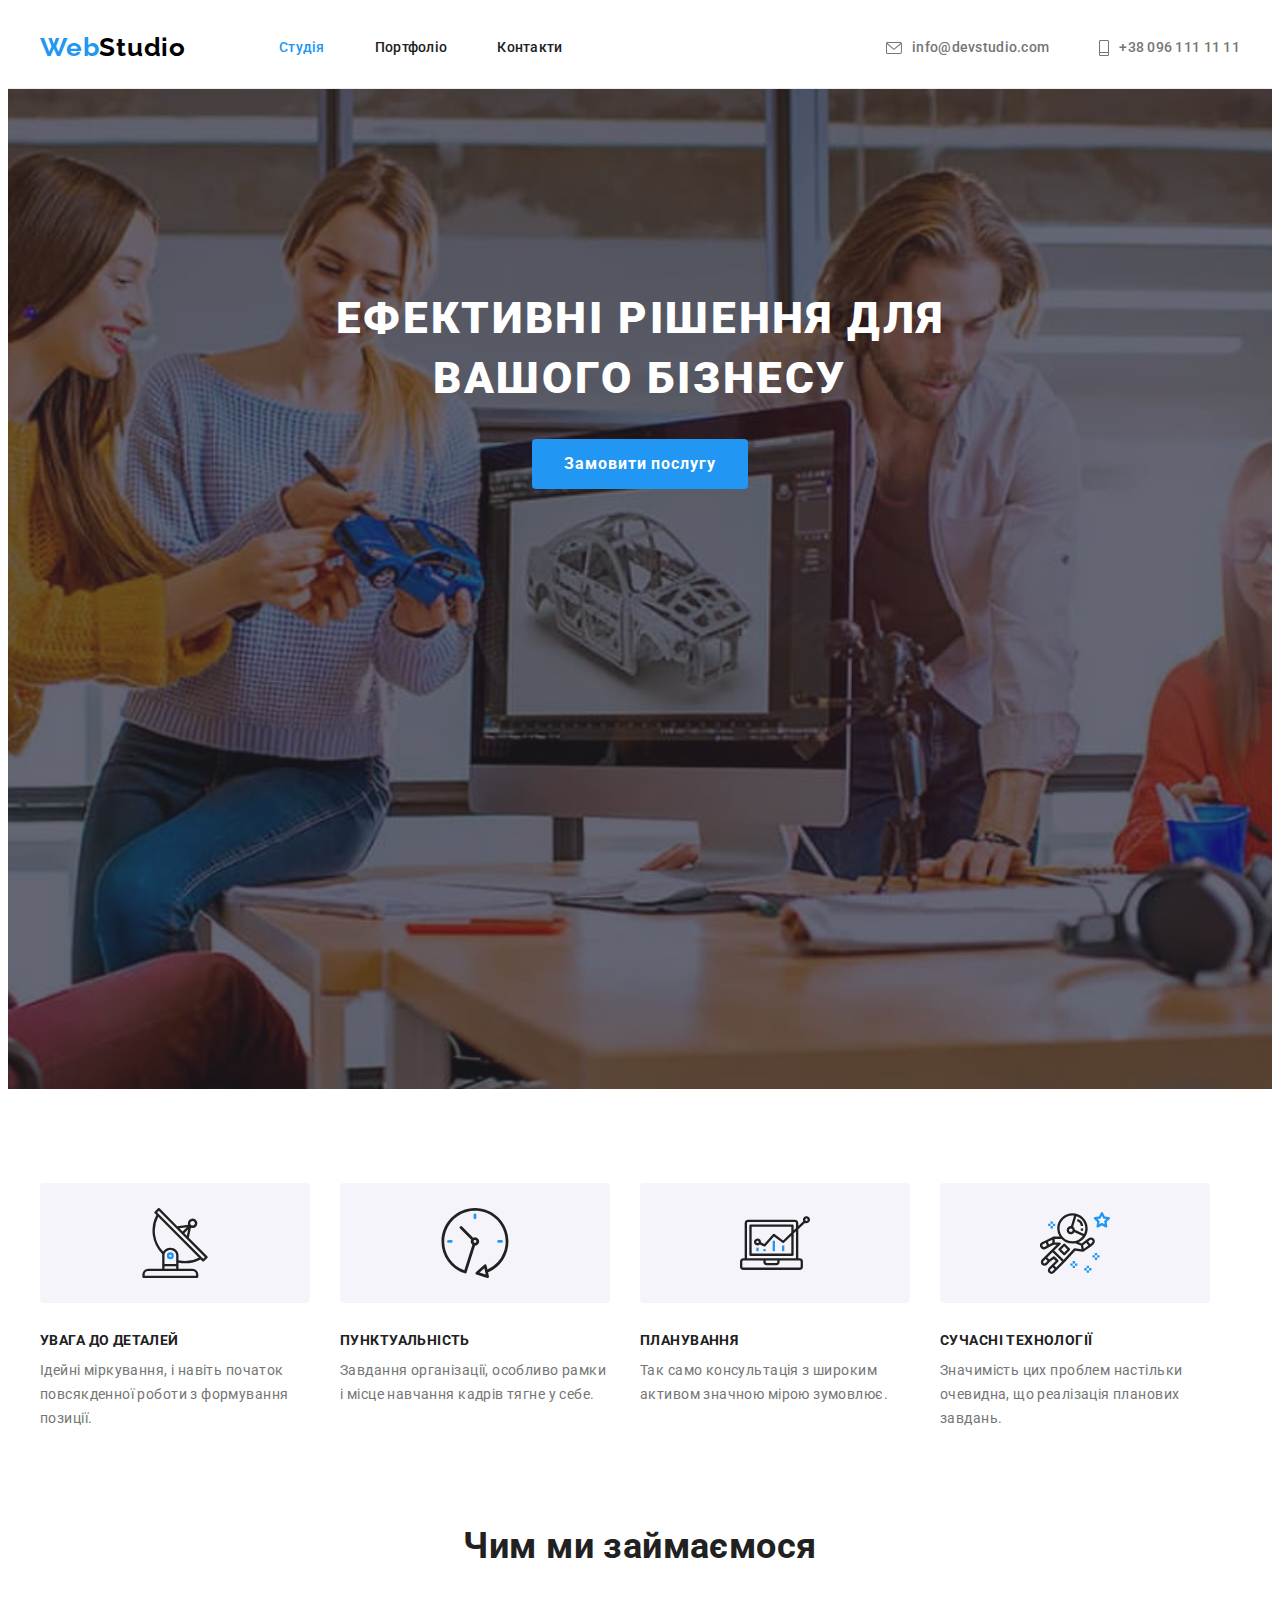
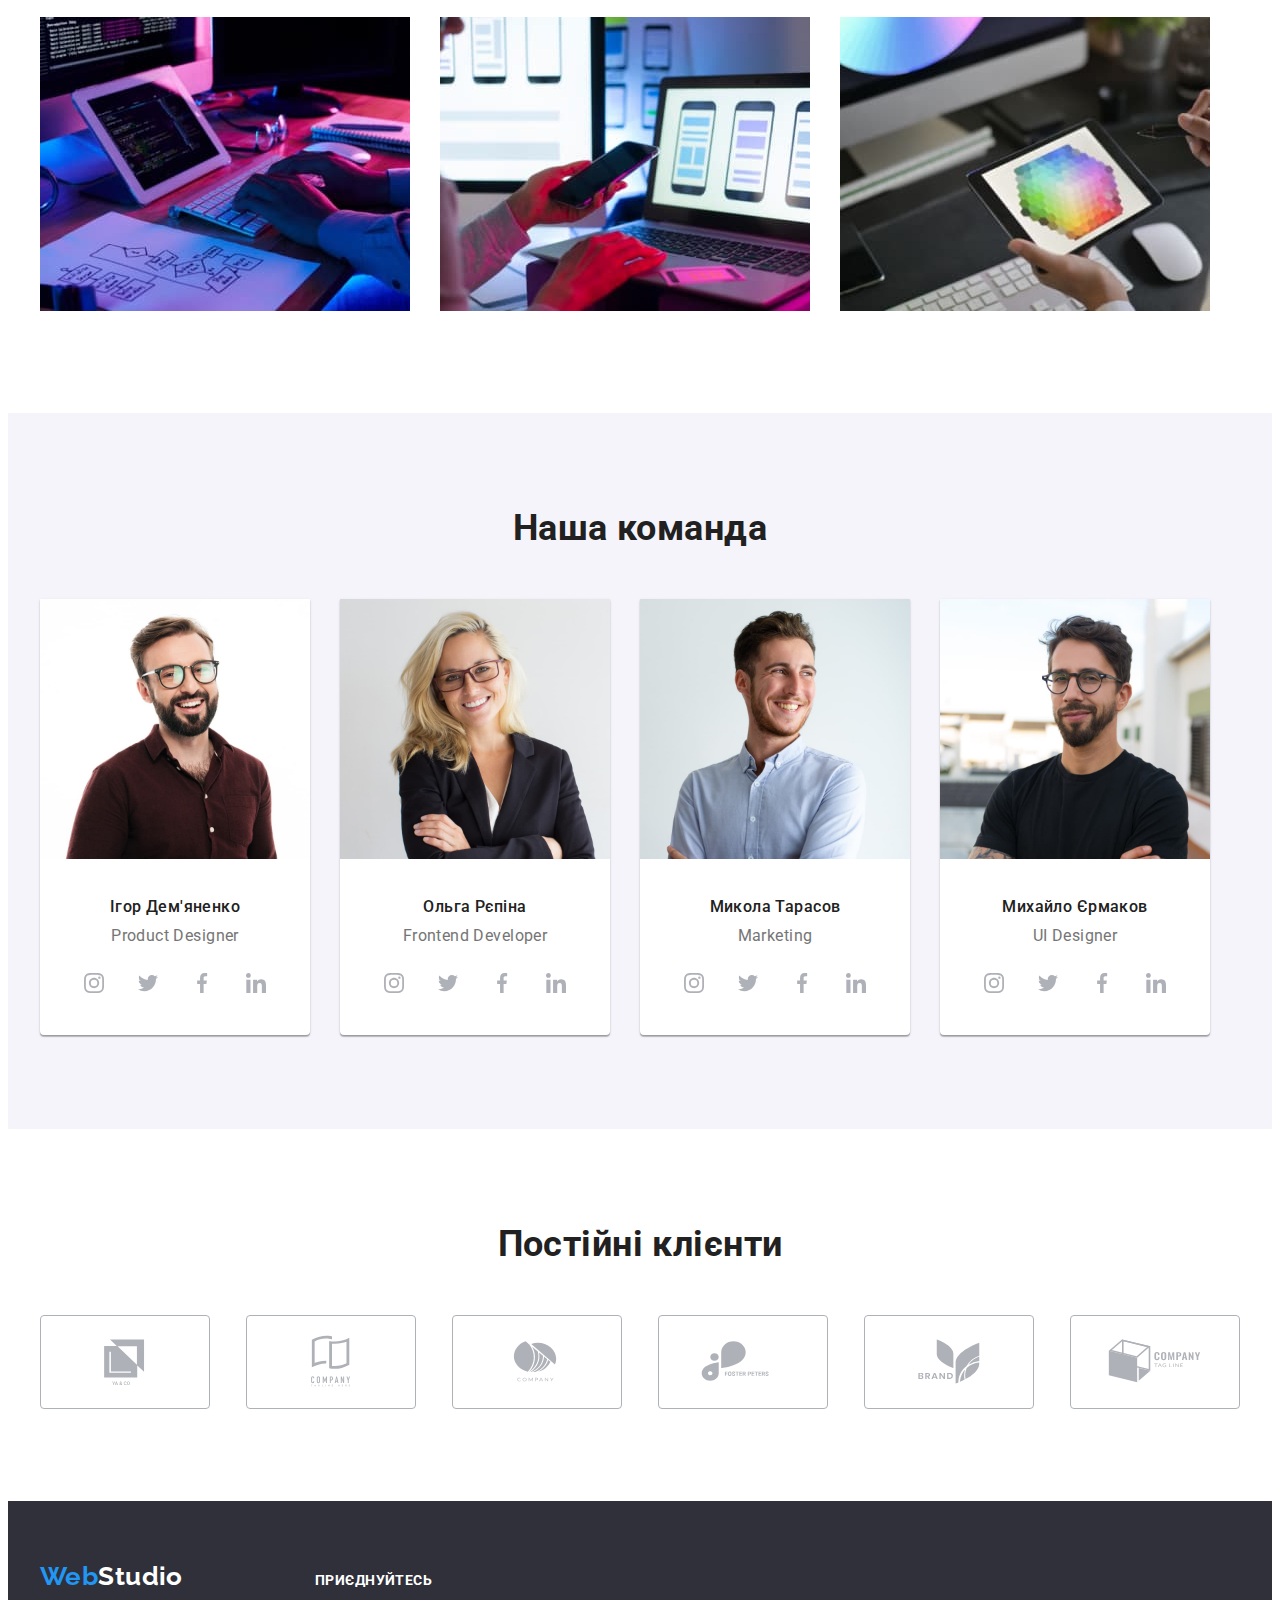
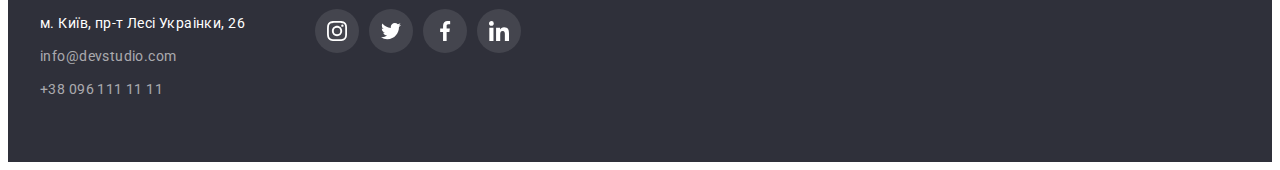
<file: index.html>
<!DOCTYPE html>
<html lang="uk">
  <head>
    <meta charset="UTF-8" />
    <meta http-equiv="X-UA-Compatible" content="IE=edge" />
    <meta name="viewport" content="width=device-width, initial-scale=1.0" />
    <title>Студія</title>
    <link rel="preconnect" href="https://fonts.googleapis.com" />
    <link rel="preconnect" href="https://fonts.gstatic.com" crossorigin />
    <link
      href="https://fonts.googleapis.com/css2?family=Raleway:wght@700&family=Roboto:wght@400;500;700;900&display=swap"
      rel="stylesheet"
    />
    <link
      rel="stylesheet"
      href="https://cdnjs.cloudflare.com/ajax/libs/modern-normalize/1.1.0/modern-normalize.min.css"
      integrity="sha512-wpPYUAdjBVSE4KJnH1VR1HeZfpl1ub8YT/NKx4PuQ5NmX2tKuGu6U/JRp5y+Y8XG2tV+wKQpNHVUX03MfMFn9Q=="
      crossorigin="anonymous"
      referrerpolicy="no-referrer"
    />
    <link rel="stylesheet" href="./css/style.css" />
  </head>

  <body>
    <header class="header">
      <div class="container">
        <nav class="header-navigation">
          <a class="header-logo link" href="./index.html"
            ><span class="header-logo-part">Web</span>Studio</a
          >
          <ul class="header-list list">
            <li class="header-list-item">
              <a class="header-link link carrent" href="./index.html">Студія</a>
            </li>
            <li class="header-list-item">
              <a class="header-link link" href="./portfolio.html">Портфоліо</a>
            </li>
            <li class="header-list-item">
              <a class="header-link link" href="#">Контакти</a>
            </li>
          </ul>
        </nav>
        <ul class="header-contacts list">
          <li class="header-contacts-item">
            <a class="header-mail link" href="mailto:info@devstudio.com">
              <svg class="icon-mail" width="16" height="12">
                <use href="./images/icons.svg#icon-mail"></use>
              </svg>
              info@devstudio.com</a
            >
          </li>
          <li class="header-contacts-item">
            <a class="header-tel link" href="tel:+380961111111">
              <svg class="icon-phone" width="10" height="16">
                <use href="./images/icons.svg#icon-phone"></use>
              </svg>
              +38 096 111 11 11</a
            >
          </li>
        </ul>
      </div>
    </header>
    <main class="main-info">
      <section class="hero">
        <div class="container">
          <h1 class="hero-title">Ефективні рішення для вашого бізнесу</h1>
          <button class="hero-btn" type="button">Замовити послугу</button>
        </div>
      </section>
      <section class="benefits section">
        <div class="container">
          <h2 class="benefits-head-title visually-hidden">Наші переваги</h2>
          <ul class="benefits-list list">
            <li class="benefits-item">
              <div class="benefits-logo">
                <svg class="icon-benefits" width="70" height="70">
                  <use href="./images/icons.svg#icon-antenna"></use>
                </svg>
              </div>
              <h3 class="benefits-title">УВАГА ДО ДЕТАЛЕЙ</h3>
              <p class="benefits-text">
                Ідейні міркування, і навіть початок повсякденної роботи з
                формування позиції.
              </p>
            </li>
            <li class="benefits-item">
              <div class="benefits-logo">
                <svg class="icon-benefits" width="70" height="70">
                  <use href="./images/icons.svg#icon-clock"></use>
                </svg>
              </div>
              <h3 class="benefits-title">ПУНКТУАЛЬНІСТЬ</h3>
              <p class="benefits-text">
                Завдання організації, особливо рамки і місце навчання кадрів
                тягне у себе.
              </p>
            </li>
            <li class="benefits-item">
              <div class="benefits-logo">
                <svg class="icon-benefits" width="70" height="70">
                  <use href="./images/icons.svg#icon-diagram"></use>
                </svg>
              </div>
              <h3 class="benefits-title">ПЛАНУВАННЯ</h3>
              <p class="benefits-text">
                Так само консультація з широким активом значною мірою зумовлює.
              </p>
            </li>
            <li class="benefits-item">
              <div class="benefits-logo">
                <svg class="icon-benefits" width="70" height="70">
                  <use href="./images/icons.svg#icon-astronaut"></use>
                </svg>
              </div>
              <h3 class="benefits-title">СУЧАСНІ ТЕХНОЛОГІЇ</h3>
              <p class="benefits-text">
                Значимість цих проблем настільки очевидна, що реалізація
                планових завдань.
              </p>
            </li>
          </ul>
        </div>
      </section>
      <section class="work">
        <div class="container">
          <h2 class="work-title">Чим ми займаємося</h2>
          <ul class="work-list list">
            <li class="work-item">
              <img
                src="./images/about_img_1.jpg"
                alt="Людина сидить за комп'ютером і друкує на клавіатурі"
                width="370"
              />
            </li>
            <li class="work-item">
              <img
                src="./images/about_img_2.jpg"
                alt="Людина сидить за ноутбуком і тримає смартфон"
                width="370"
              />
            </li>
            <li class="work-item">
              <img
                src="./images/about_img_3.jpg"
                alt="Людина працює на планшеті на фоні комп'ютера"
                width="370"
              />
            </li>
          </ul>
        </div>
      </section>
      <section class="team section">
        <div class="container">
          <h2 class="team-head-title">Наша команда</h2>
          <ul class="team-list list">
            <li class="team-item">
              <img
                src="./images/member_img_1.jpg"
                alt="Усміхнений чоловік в окулярах в коричневій сорочці"
                width="270"
                height="260"
              />
              <h3 class="team-title">Ігор Дем'яненко</h3>
              <p class="team-text">Product Designer</p>
              <ul class="social-icon-list list">
                <li class="social-icon-item">
                  <a
                    href="#"
                    target="_blank"
                    rel="noopener noreferrer"
                    class="social-icon"
                  >
                    <svg class="instagram" width="20" height="20">
                      <use href="./images/icons.svg#icon-instagram"></use>
                    </svg>
                  </a>
                </li>
                <li class="social-icon-item">
                  <a
                    href="#"
                    target="_blank"
                    rel="noopener noreferrer"
                    class="social-icon"
                  >
                    <svg class="twitter" width="20" height="20">
                      <use href="./images/icons.svg#icon-twitter"></use>
                    </svg>
                  </a>
                </li>
                <li class="social-icon-item">
                  <a
                    href="#"
                    target="_blank"
                    rel="noopener noreferrer"
                    class="social-icon"
                  >
                    <svg class="facebook" width="20" height="20">
                      <use href="./images/icons.svg#icon-facebook"></use>
                    </svg>
                  </a>
                </li>
                <li class="social-icon-item">
                  <a
                    href="#"
                    target="_blank"
                    rel="noopener noreferrer"
                    class="social-icon"
                  >
                    <svg class="linkedin" width="20" height="20">
                      <use href="./images/icons.svg#icon-linkedin"></use>
                    </svg>
                  </a>
                </li>
              </ul>
            </li>
            <li class="team-item">
              <img
                src="./images/member_img_2.jpg"
                alt="Усміхнена блондинка в окулярах"
                width="270"
                height="260"
              />
              <h3 class="team-title">Ольга Рєпіна</h3>
              <p class="team-text">Frontend Developer</p>
              <ul class="social-icon-list list">
                <li class="social-icon-item">
                  <a
                    href="#"
                    target="_blank"
                    rel="noopener noreferrer"
                    class="social-icon"
                  >
                    <svg class="instagram" width="20" height="20">
                      <use href="./images/icons.svg#icon-instagram"></use>
                    </svg>
                  </a>
                </li>
                <li class="social-icon-item">
                  <a
                    href="#"
                    target="_blank"
                    rel="noopener noreferrer"
                    class="social-icon"
                  >
                    <svg class="twitter" width="20" height="20">
                      <use href="./images/icons.svg#icon-twitter"></use>
                    </svg>
                  </a>
                </li>
                <li class="social-icon-item">
                  <a
                    href="#"
                    target="_blank"
                    rel="noopener noreferrer"
                    class="social-icon"
                  >
                    <svg class="facebook" width="20" height="20">
                      <use href="./images/icons.svg#icon-facebook"></use>
                    </svg>
                  </a>
                </li>
                <li class="social-icon-item">
                  <a
                    href="#"
                    target="_blank"
                    rel="noopener noreferrer"
                    class="social-icon"
                  >
                    <svg class="linkedin" width="20" height="20">
                      <use href="./images/icons.svg#icon-linkedin"></use>
                    </svg>
                  </a>
                </li>
              </ul>
            </li>
            <li class="team-item">
              <img
                src="./images/member_img_3.jpg"
                alt="Усміхнений чоловік в світлій сорочці"
                width="270"
                height="260"
              />
              <h3 class="team-title">Микола Тарасов</h3>
              <p class="team-text">Marketing</p>
              <ul class="social-icon-list list">
                <li class="social-icon-item">
                  <a
                    href="#"
                    target="_blank"
                    rel="noopener noreferrer"
                    class="social-icon"
                  >
                    <svg class="instagram" width="20" height="20">
                      <use href="./images/icons.svg#icon-instagram"></use>
                    </svg>
                  </a>
                </li>
                <li class="social-icon-item">
                  <a
                    href="#"
                    target="_blank"
                    rel="noopener noreferrer"
                    class="social-icon"
                  >
                    <svg class="twitter" width="20" height="20">
                      <use href="./images/icons.svg#icon-twitter"></use>
                    </svg>
                  </a>
                </li>
                <li class="social-icon-item">
                  <a
                    href="#"
                    target="_blank"
                    rel="noopener noreferrer"
                    class="social-icon"
                  >
                    <svg class="facebook" width="20" height="20">
                      <use href="./images/icons.svg#icon-facebook"></use>
                    </svg>
                  </a>
                </li>
                <li class="social-icon-item">
                  <a
                    href="#"
                    target="_blank"
                    rel="noopener noreferrer"
                    class="social-icon"
                  >
                    <svg class="linkedin" width="20" height="20">
                      <use href="./images/icons.svg#icon-linkedin"></use>
                    </svg>
                  </a>
                </li>
              </ul>
            </li>
            <li class="team-item">
              <img
                src="./images/member_img_4.jpg"
                alt="Чоловік в окулярах в темній футболці"
                width="270"
                height="260"
              />
              <h3 class="team-title">Михайло Єрмаков</h3>
              <p class="team-text">UI Designer</p>
              <ul class="social-icon-list list">
                <li class="social-icon-item">
                  <a
                    href="#"
                    target="_blank"
                    rel="noopener noreferrer"
                    class="social-icon"
                  >
                    <svg class="instagram" width="20" height="20">
                      <use href="./images/icons.svg#icon-instagram"></use>
                    </svg>
                  </a>
                </li>
                <li class="social-icon-item">
                  <a
                    href="#"
                    target="_blank"
                    rel="noopener noreferrer"
                    class="social-icon"
                  >
                    <svg class="twitter" width="20" height="20">
                      <use href="./images/icons.svg#icon-twitter"></use>
                    </svg>
                  </a>
                </li>
                <li class="social-icon-item">
                  <a
                    href="#"
                    target="_blank"
                    rel="noopener noreferrer"
                    class="social-icon"
                  >
                    <svg class="facebook" width="20" height="20">
                      <use href="./images/icons.svg#icon-facebook"></use>
                    </svg>
                  </a>
                </li>
                <li class="social-icon-item">
                  <a
                    href="#"
                    target="_blank"
                    rel="noopener noreferrer"
                    class="social-icon"
                  >
                    <svg class="linkedin" width="20" height="20">
                      <use href="./images/icons.svg#icon-linkedin"></use>
                    </svg>
                  </a>
                </li>
              </ul>
            </li>
          </ul>
        </div>
      </section>
      <section class="customers section">
        <div class="container">
          <h2 class="customers-title">Постійні клієнти</h2>
          <ul class="customers-list list">
            <li class="customers-list-item">
              <a
                class="customers-link link"
                href="#"
                target="_blank"
                rel="noopener noreferrer"
              >
                <svg class="customers-icon" width="106" height="60">
                  <use href="./images/icons.svg#icon-logo-1"></use>
                </svg>
              </a>
            </li>
            <li class="customers-list-item">
              <a
                class="customers-link link"
                href="#"
                target="_blank"
                rel="noopener noreferrer"
              >
                <svg class="customers-icon" width="106" height="60">
                  <use href="./images/icons.svg#icon-logo-2"></use>
                </svg>
              </a>
            </li>
            <li class="customers-list-item">
              <a
                class="customers-link link"
                href="#"
                target="_blank"
                rel="noopener noreferrer"
              >
                <svg class="customers-icon" width="106" height="60">
                  <use href="./images/icons.svg#icon-logo-3"></use>
                </svg>
              </a>
            </li>
            <li class="customers-list-item">
              <a
                class="customers-link link"
                href="#"
                target="_blank"
                rel="noopener noreferrer"
              >
                <svg class="customers-icon" width="106" height="60">
                  <use href="./images/icons.svg#icon-logo-4"></use>
                </svg>
              </a>
            </li>
            <li class="customers-list-item">
              <a
                class="customers-link link"
                href="#"
                target="_blank"
                rel="noopener noreferrer"
              >
                <svg class="customers-icon" width="106" height="60">
                  <use href="./images/icons.svg#icon-logo-5"></use>
                </svg>
              </a>
            </li>
            <li class="customers-list-item">
              <a
                class="customers-link link"
                href="#"
                target="_blank"
                rel="noopener noreferrer"
              >
                <svg class="customers-icon" width="106" height="60">
                  <use href="./images/icons.svg#icon-logo-6"></use>
                </svg>
              </a>
            </li>
          </ul>
        </div>
      </section>
    </main>
    <footer class="footer">
      <div class="container">
        <div class="footer-web">
          <a class="footer-logo link" href="./index.html"
            ><span class="header-logo-part">Web</span>Studio</a
          >
          <address class="footer-adress">
            <ul class="footer-list list">
              <li class="footer-item">
                <a
                  class="footer-link-map link"
                  href="https://goo.gl/maps/CPtrU1FHBa2aNyZL9"
                  target="_blank"
                  rel="noopener noreferrer nofollow"
                  >м. Київ, пр-т Лесі Украінки, 26</a
                >
              </li>
              <li class="footer-item">
                <a class="footer-link link" href="mailto:info@devstudio.com"
                  >info@devstudio.com</a
                >
              </li>
              <li class="footer-item">
                <a class="footer-link link" href="tel:+380961111111"
                  >+38 096 111 11 11</a
                >
              </li>
            </ul>
          </address>
        </div>
        <div class="footer-soc">
          <h3 class="footer-soc-title">приєднуйтесь</h3>
          <ul class="footer-soc-list list">
            <li class="footer-soc-item">
              <a
                href="#"
                class="footer-soc-link link"
                target="_blank"
                rel="noopener noreferrer"
              >
                <svg class="footer-soc-ikon" width="20" height="20">
                  <use href="./images/icons.svg#icon-instagram"></use>
                </svg>
              </a>
            </li>
            <li class="footer-soc-item">
              <a
                href="#"
                class="footer-soc-link link"
                target="_blank"
                rel="noopener noreferrer"
              >
                <svg class="footer-soc-ikon" width="20" height="20">
                  <use href="./images/icons.svg#icon-twitter"></use>
                </svg>
              </a>
            </li>
            <li class="footer-soc-item">
              <a
                href="#"
                class="footer-soc-link link"
                target="_blank"
                rel="noopener noreferrer"
              >
                <svg class="footer-soc-ikon" width="20" height="20">
                  <use href="./images/icons.svg#icon-facebook"></use>
                </svg>
              </a>
            </li>
            <li class="footer-soc-item">
              <a
                href="#"
                class="footer-soc-link link"
                target="_blank"
                rel="noopener noreferrer"
              >
                <svg class="footer-soc-ikon" width="20" height="20">
                  <use href="./images/icons.svg#icon-linkedin"></use>
                </svg>
              </a>
            </li>
          </ul>
        </div>
      </div>
    </footer>
  </body>
</html>
</file>
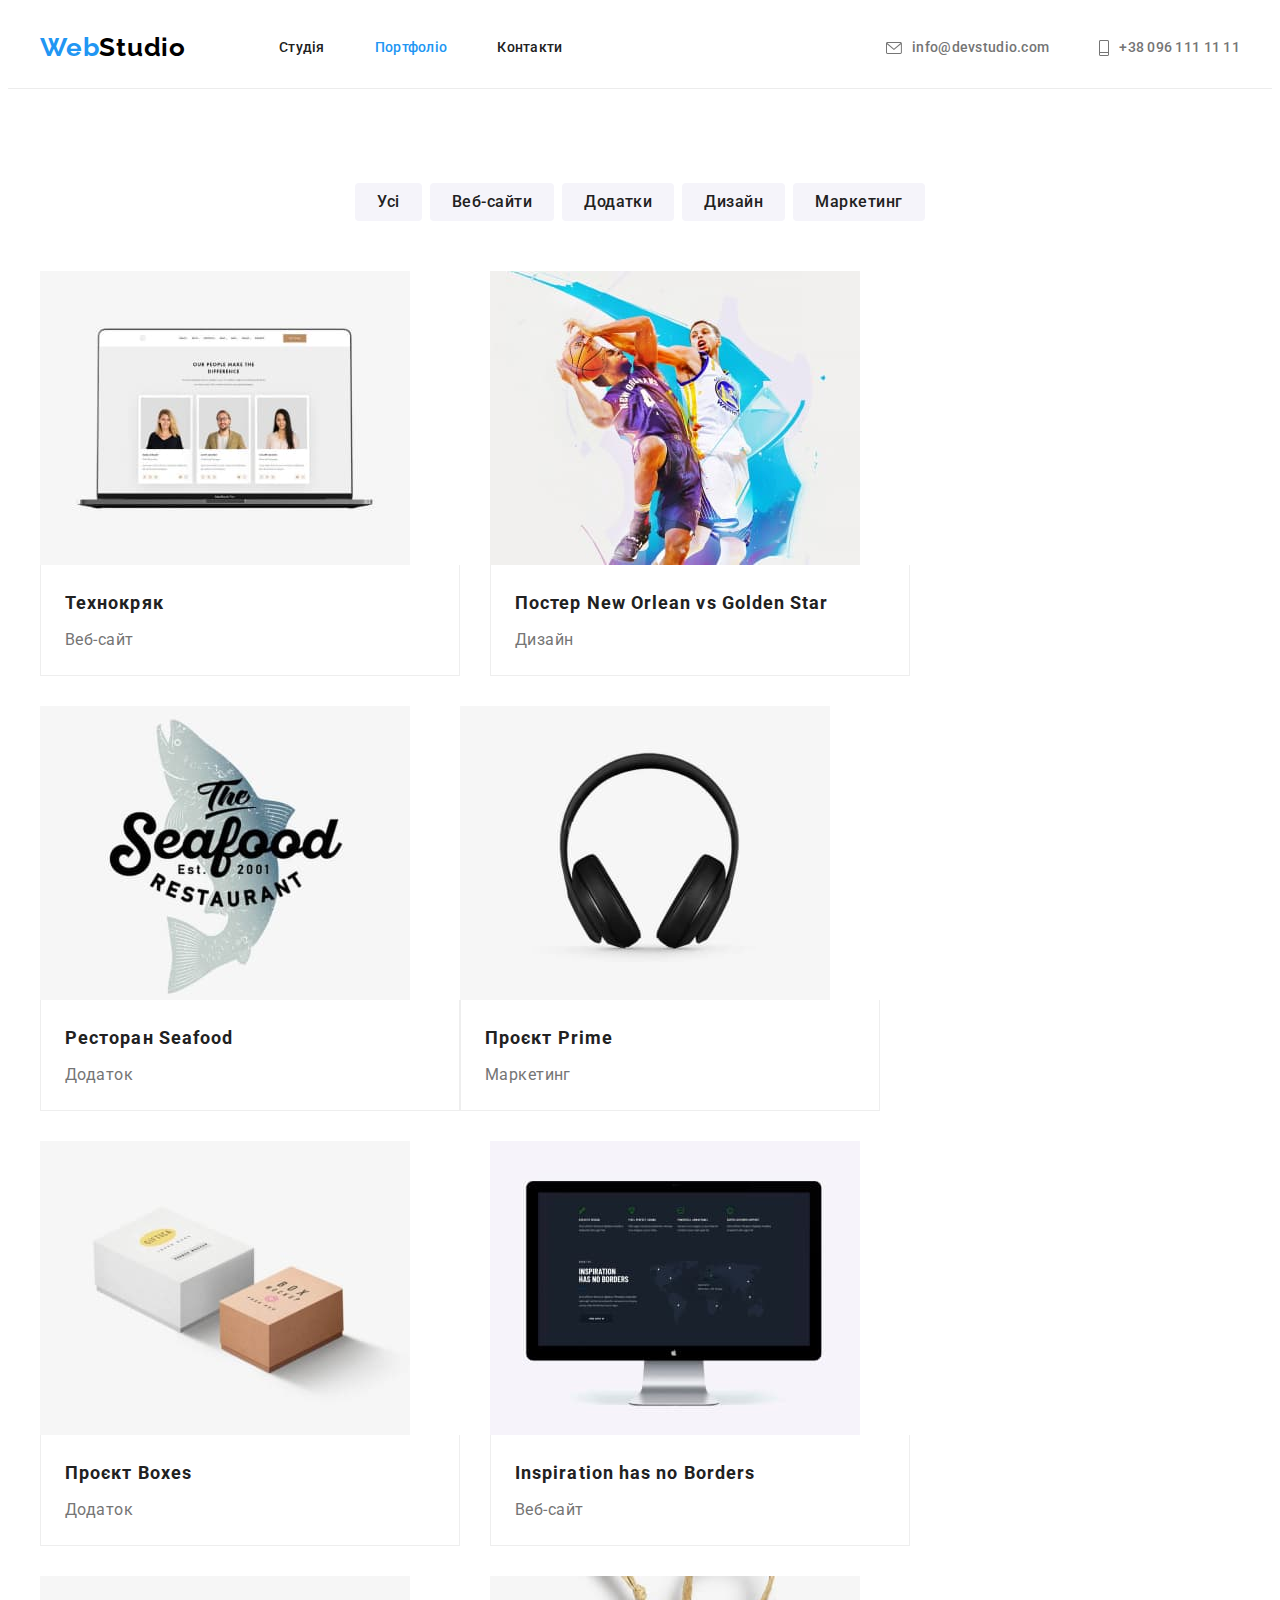
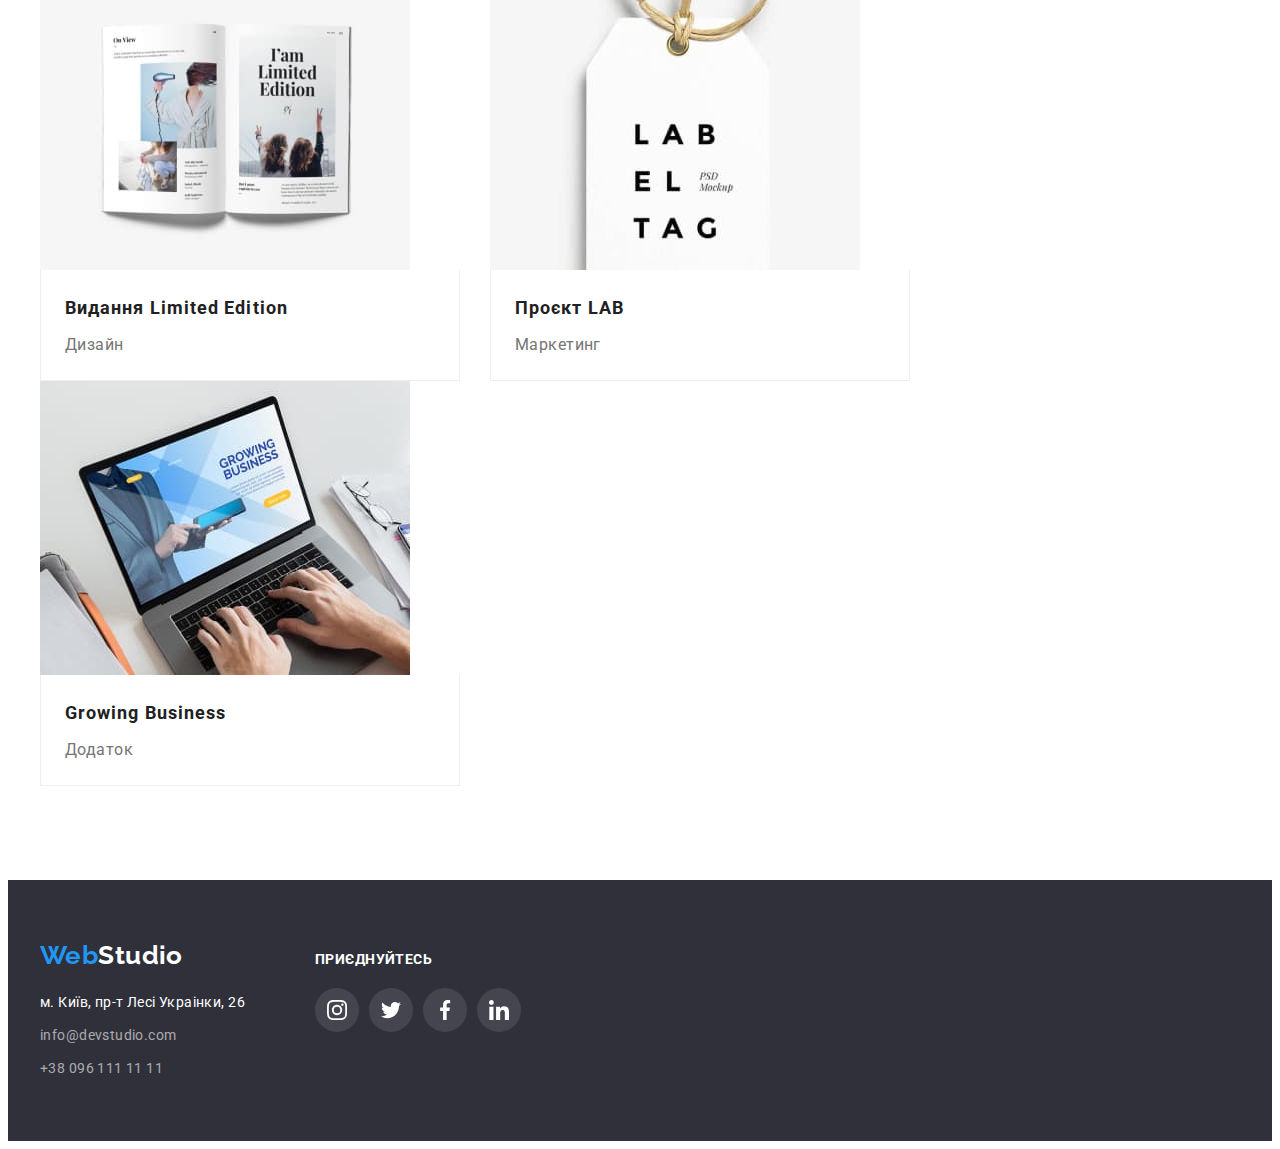
<file: portfolio.html>
<!DOCTYPE html>
<html lang="uk">
  <head>
    <meta charset="UTF-8" />
    <meta http-equiv="X-UA-Compatible" content="IE=edge" />
    <meta name="viewport" content="width=device-width, initial-scale=1.0" />
    <title>Студія</title>
    <link rel="preconnect" href="https://fonts.googleapis.com" />
    <link rel="preconnect" href="https://fonts.gstatic.com" crossorigin />
    <link
      href="https://fonts.googleapis.com/css2?family=Raleway:wght@700&family=Roboto:wght@400;500;700;900&display=swap"
      rel="stylesheet"
    />
    <link
      rel="stylesheet"
      href="https://cdnjs.cloudflare.com/ajax/libs/modern-normalize/1.1.0/modern-normalize.min.css"
      integrity="sha512-wpPYUAdjBVSE4KJnH1VR1HeZfpl1ub8YT/NKx4PuQ5NmX2tKuGu6U/JRp5y+Y8XG2tV+wKQpNHVUX03MfMFn9Q=="
      crossorigin="anonymous"
      referrerpolicy="no-referrer"
    />
    <link rel="stylesheet" href="./css/style.css" />
  </head>

  <body>
    <header class="header">
      <div class="container">
        <nav class="header-navigation">
          <a class="header-logo link" href="./index.html"
            ><span class="header-logo-part">Web</span>Studio</a
          >
          <ul class="header-list list">
            <li class="header-list-item">
              <a class="header-link link" href="./index.html">Студія</a>
            </li>
            <li class="header-list-item">
              <a class="header-link link carrent" href="./portfolio.html">Портфоліо</a>
            </li>
            <li class="header-list-item">
              <a class="header-link link" href="#">Контакти</a>
            </li>
          </ul>
        </nav>
        <ul class="header-contacts list">
          <li class="header-contacts-item">
            <a class="header-mail link" href="mailto:info@devstudio.com">
              <svg class="icon-mail" width="16" height="12">
                <use href="./images/icons.svg#icon-mail"></use>
              </svg>
              info@devstudio.com</a
            >
          </li>
          <li class="header-contacts-item">
            <a class="header-tel link" href="tel:+380961111111">
              <svg class="icon-phone" width="10" height="16">
                <use href="./images/icons.svg#icon-phone"></use>
              </svg>
              +38 096 111 11 11</a
            >
          </li>
        </ul>
      </div>
    </header>
    <main class="portfolio-main">
      <section class="portfolio section">
        <div class="container">
          <h1 class="portfolio-title visually-hidden">Наші роботи</h1>
          <ul class="portfolio-list-btn list">
            <li class="portfolio-item-btn">
              <button class="portfolio-btn" type="button">Усі</button>
            </li>
            <li class="portfolio-item-btn">
              <button class="portfolio-btn" type="button">Веб-сайти</button>
            </li>
            <li class="portfolio-item-btn">
              <button class="portfolio-btn" type="button">Додатки</button>
            </li>
            <li class="portfolio-item-btn">
              <button class="portfolio-btn" type="button">Дизайн</button>
            </li>
            <li class="portfolio-item-btn">
              <button class="portfolio-btn" type="button">Маркетинг</button>
            </li>
          </ul>
          <ul class="portfolio-list-info list">
            <li class="portfolio-item-info">
              <a
                class="portfolio-item-link link"
                href="#"
                target="_blank"
                rel="noopener noreferrer"
              >
                <img
                  src="./images/project1.jpg"
                  alt="Проект 1"
                  width="370"
                  height="294"
                />
                <div class="info-wrap">
                  <h2 class="portfolio-title-info">Технокряк</h2>
                  <p class="portfolio-text-info">Веб-сайт</p>
                </div></a
              >
            </li>
            <li class="portfolio-item-info">
              <a
                class="portfolio-item-link link"
                href="#"
                target="_blank"
                rel="noopener noreferrer"
              >
                <img
                  src="./images/project2.jpg"
                  alt="Проект 2"
                  width="370"
                  height="294"
                />
                <div class="info-wrap">
                  <h2 class="portfolio-title-info">
                    Постер New Orlean vs Golden Star
                  </h2>
                  <p class="portfolio-text-info">Дизайн</p>
                </div></a
              >
            </li>
            <li class="portfolio-item-info">
              <a
                class="portfolio-item-link link"
                href="#"
                target="_blank"
                rel="noopener noreferrer"
              >
                <img
                  src="./images/project3.jpg"
                  alt="Проект 3"
                  width="370"
                  height="294"
                />
                <div class="info-wrap">
                  <h2 class="portfolio-title-info">Ресторан Seafood</h2>
                  <p class="portfolio-text-info">Додаток</p>
                </div></a
              >
            </li>
            <li class="portfolio-item-info">
              <a
                class="portfolio-item-link link"
                href="#"
                target="_blank"
                rel="noopener noreferrer"
              >
                <img
                  src="./images/project4.jpg"
                  alt="Проект 4"
                  width="370"
                  height="294"
                />
                <div class="info-wrap">
                  <h2 class="portfolio-title-info">Проєкт Prime</h2>
                  <p class="portfolio-text-info">Маркетинг</p>
                </div></a
              >
            </li>
            <li class="portfolio-item-info">
              <a
                class="portfolio-item-link link"
                href="#"
                target="_blank"
                rel="noopener noreferrer"
              >
                <img
                  src="./images/project5.jpg"
                  alt="Проект 5"
                  width="370"
                  height="294"
                />
                <div class="info-wrap">
                  <h2 class="portfolio-title-info">Проєкт Boxes</h2>
                  <p class="portfolio-text-info">Додаток</p>
                </div></a
              >
            </li>
            <li class="portfolio-item-info">
              <a
                class="portfolio-item-link link"
                href="#"
                target="_blank"
                rel="noopener noreferrer"
              >
                <img
                  src="./images/project6.jpg"
                  alt="Проект 6"
                  width="370"
                  height="294"
                />
                <div class="info-wrap">
                  <h2 class="portfolio-title-info">
                    Inspiration has no Borders
                  </h2>
                  <p class="portfolio-text-info">Веб-сайт</p>
                </div></a
              >
            </li>
            <li class="portfolio-item-info">
              <a
                class="portfolio-item-link link"
                href="#"
                target="_blank"
                rel="noopener noreferrer"
              >
                <img
                  src="./images/project7.jpg"
                  alt="Проект 7"
                  width="370"
                  height="294"
                />
                <div class="info-wrap">
                  <h2 class="portfolio-title-info">Видання Limited Edition</h2>
                  <p class="portfolio-text-info">Дизайн</p>
                </div></a
              >
            </li>
            <li class="portfolio-item-info">
              <a
                class="portfolio-item-link link"
                href="#"
                target="_blank"
                rel="noopener noreferrer"
              >
                <img
                  src="./images/project8.jpg"
                  alt="Проект 8"
                  width="370"
                  height="294"
                />
                <div class="info-wrap">
                  <h2 class="portfolio-title-info">Проєкт LAB</h2>
                  <p class="portfolio-text-info">Маркетинг</p>
                </div></a
              >
            </li>

            <li class="portfolio-item-info">
              <a
                class="portfolio-item-link link"
                href="#"
                target="_blank"
                rel="noopener noreferrer"
              >
                <img
                  src="./images/project9.jpg"
                  alt="Проект 9"
                  width="370"
                  height="294"
                />
                <div class="info-wrap">
                  <h2 class="portfolio-title-info">Growing Business</h2>
                  <p class="portfolio-text-info">Додаток</p>
                </div></a
              >
            </li>
          </ul>
        </div>
      </section>
    </main>
    <footer class="footer">
      <div class="container">
        <div class="footer-web">
          <a class="footer-logo link" href="./index.html"
            ><span class="header-logo-part">Web</span>Studio</a
          >
          <address class="footer-adress">
            <ul class="footer-list list">
              <li class="footer-item">
                <a
                  class="footer-link-map link"
                  href="https://goo.gl/maps/CPtrU1FHBa2aNyZL9"
                  target="_blank"
                  rel="noopener noreferrer nofollow"
                  >м. Київ, пр-т Лесі Украінки, 26</a
                >
              </li>
              <li class="footer-item">
                <a class="footer-link link" href="mailto:info@devstudio.com"
                  >info@devstudio.com</a
                >
              </li>
              <li class="footer-item">
                <a class="footer-link link" href="tel:+380961111111"
                  >+38 096 111 11 11</a
                >
              </li>
            </ul>
          </address>
        </div>
        <div class="footer-soc">
          <h3 class="footer-soc-title">приєднуйтесь</h3>
          <ul class="footer-soc-list list">
            <li class="footer-soc-item">
              <a
                href="#"
                class="footer-soc-link link"
                target="_blank"
                rel="noopener noreferrer"
              >
                <svg class="footer-soc-ikon" width="20" height="20">
                  <use href="./images/icons.svg#icon-instagram"></use>
                </svg>
              </a>
            </li>
            <li class="footer-soc-item">
              <a
                href="#"
                class="footer-soc-link link"
                target="_blank"
                rel="noopener noreferrer"
              >
                <svg class="footer-soc-ikon" width="20" height="20">
                  <use href="./images/icons.svg#icon-twitter"></use>
                </svg>
              </a>
            </li>
            <li class="footer-soc-item">
              <a
                href="#"
                class="footer-soc-link link"
                target="_blank"
                rel="noopener noreferrer"
              >
                <svg class="footer-soc-ikon" width="20" height="20">
                  <use href="./images/icons.svg#icon-facebook"></use>
                </svg>
              </a>
            </li>
            <li class="footer-soc-item">
              <a
                href="#"
                class="footer-soc-link link"
                target="_blank"
                rel="noopener noreferrer"
              >
                <svg class="footer-soc-ikon" width="20" height="20">
                  <use href="./images/icons.svg#icon-linkedin"></use>
                </svg>
              </a>
            </li>
          </ul>
        </div>
      </div>
    </footer>
  </body>
</html>
</file>
<file: css/style.css>
:root {
  /* text color */
  --hover-text-color: #2196f3;
  --main-text-color: #212121;
  --second-text-color: #fff;
  --third-text-color: #757575;
  --logo-text-color: #000000;
  --link-fill-color: #afb1b8;
  --main-footer-color: #ffffff;
  /* background-color */
  --dark-bg: #2f303a;
  --light-bg: #fff;
  --other-bg: #f5f4fa;
  --bg-btn: #2196f3;
  --hover-bg-btn: #188ce8;
  --hover-bg-link: #2196f3;
  --hover-fill-link: #fff;
  --border-main-color: #afb1b8;
}
body {
  font-family: "Roboto", sans-serif;
  font-weight: 400;
  font-size: 14px;
  line-height: 1.71;
  letter-spacing: 0.03em;
  color: var(--third-text-color);
}
h1,
h2,
h3,
h4,
h5,
h6,
p,
ul {
  margin: 0;
  padding: 0;
}
svg {
  margin: 0;
  padding: 0;
}
.link {
  text-decoration: none;
}
.list {
  list-style: none;
}
.section {
  padding: 94px 0px;
}
.container {
  width: 1200px;
  margin: 0 auto;
  padding: 0 15px;
}

/*------------ HEADER -------------*/
.header {
  background-color: var(--light-bg);
  border-bottom: 1px solid #ececec;
}
.header > .container {
  display: flex;
  align-items: center;
  justify-content: space-between;
}
.header-navigation,
.header-list,
.header-contacts {
  display: flex;
  align-items: center;
}
.header-logo {
  font-family: "Raleway", sans-serif;
  font-weight: 700;
  font-size: 26px;
  line-height: 1.19;
  letter-spacing: 0.03em;
  color: var(--logo-text-color);

  margin-right: 93px;
  padding: 24px 0 25px;
}
.header-logo-part {
  color: var(--hover-text-color);
}
.header-list-item:not(:last-child) {
  margin-right: 50px;
}
.header-link {
  font-weight: 500;
  line-height: 1.14;
  letter-spacing: 0.02em;
  color: var(--main-text-color);
}
.carrent {
  color: var(--hover-text-color);
}
.header-mail,
.header-tel {
  font-weight: 500;
  line-height: 1.14;
  letter-spacing: 0.02em;
  color: inherit;
  display: flex;
  align-items: center;
}

.icon-mail,
.icon-phone {
  fill: currentColor;
  /* display: inline-block; */
  margin-right: 10px;
}

.header-mail {
  margin-right: 50px;
}
.header-link:hover,
.header-mail:hover,
.header-tel:hover,
.header-link:focus,
.header-mail:focus,
.header-tel:focus {
  color: var(--hover-text-color);
}
/*------------ HERO -------------*/
.hero {
  background-color: var(--dark-bg);
  padding: 200px 0;
  max-width: 1600px;
  height: 600px;
  margin: 0 auto;
  background-size: cover;
  background-position: center;
  background-repeat: no-repeat;
  background-image: linear-gradient(
      0deg,
      rgba(47, 48, 58, 0.4) 0%,
      rgba(47, 48, 58, 0.4) 100%
    ),
    url("../images/bg_hero.jpg");
}
.hero-title {
  font-weight: 900;
  font-size: 44px;
  line-height: 1.36;
  letter-spacing: 0.06em;
  text-transform: uppercase;
  color: var(--second-text-color);

  width: 696px;
  margin: inherit;
  text-align: center;
}
.hero-btn {
  font-family: inherit;
  font-weight: 700;
  font-size: 16px;
  line-height: 1.88;
  letter-spacing: 0.06em;
  color: var(--second-text-color);
  background: var(--bg-btn);

  border-radius: 4px;
  border: transparent;
  cursor: pointer;

  margin: 30px auto 0;
  text-align: center;
  display: block;
  padding: 10px 32px;
}
.hero-btn:hover,
.hero-btn:focus {
  background: var(--hover-bg-btn);
  box-shadow: 0px 4px 4px rgba(0, 0, 0, 0.15);
}
/*------------ BENEFITS -------------*/
.visually-hidden {
  position: absolute;
  white-space: nowrap;
  width: 1px;
  height: 1px;
  overflow: hidden;
  border: 0;
  padding: 0;
  clip: rect(0 0 0 0);
  clip-path: inset(50%);
  margin: -1px;
}
.benefits-logo {
  display: flex;
  align-items: center;
  padding: 25px 100px;
  background: #f5f4fa;
  border-radius: 4px;
  margin-bottom: 30px;
}
.benefits-list {
  display: flex;
}
.benefits-item {
  width: 270px;
}
.benefits-item:not(:last-child) {
  margin-right: 30px;
}
.benefits-title {
  font-size: 14px;
  line-height: 1.14;
  text-transform: uppercase;
  color: var(--main-text-color);

  margin-bottom: 10px;
}

/*------------ WORK -------------*/
.work {
  padding-bottom: 94px;
}

.work-list {
  display: flex;
}
.work-item:not(:last-child) {
  margin-right: 30px;
  width: 370px;
}
.work-title {
  font-size: 36px;
  line-height: 1.17;
  color: var(--main-text-color);
  margin: 0 auto 50px;
  text-align: center;
}

/*------------ TEAM -------------*/
.team {
  background-color: var(--other-bg);
}
.team-head-title {
  font-size: 36px;
  line-height: 1.17;
  color: var(--main-text-color);
  margin: 0 auto 50px;
  text-align: center;
}
.team-list {
  display: flex;
}
.team-item {
  background: var(--light-bg);
  text-align: center;

  box-shadow: 0px 1px 3px rgba(0, 0, 0, 0.12), 0px 1px 1px rgba(0, 0, 0, 0.14),
    0px 2px 1px rgba(0, 0, 0, 0.2);
  border-radius: 0px 0px 4px 4px;
  width: 270px;
  /* padding-bottom: 30px; */
}
.team-item:not(:last-child) {
  margin-right: 30px;
}
.team-title {
  font-weight: 500;
  font-size: 16px;
  line-height: 1.19;
  color: var(--main-text-color);
  margin-top: 30px;
  margin-bottom: 10px;
}
.team-text {
  font-size: 16px;
  line-height: 1.19;
}
.social-icon-list {
  display: flex;
  align-items: center;
  justify-content: center;
  margin: 16px 32px 30px 32px;
  column-gap: 10px;
}

.social-icon {
  display: flex;
  align-items: center;
  justify-content: center;
  width: 44px;
  height: 44px;
  border-radius: 50%;
  background-color: var(--light-bg);
  fill: var(--link-fill-color);
}
.social-icon:hover,
.social-icon:focus {
  fill: var(--hover-fill-link);
  background-color: var(--hover-bg-link);
}
/*//////////////// Customers ////////////////*/
.customers {
  background-color: var(--light-bg);
}
.customers-title {
  font-size: 36px;
  line-height: 1.17;
  color: var(--main-text-color);
  margin: 0 auto 50px;
  text-align: center;
}
.customers-list {
  display: flex;
  align-items: center;
  justify-content: space-between;
  column-gap: 30px;
}
.customers-list-item {
  width: 170px;
  height: 92px;
}
.customers-link {
  border: 1px solid var(--border-main-color);
  border-radius: 4px;
  display: flex;
  justify-content: center;
  align-items: center;
  color: var(--link-fill-color);
  padding: 16px 32px;
}
.customers-link:hover,
.customers-link:focus {
  border: 1px solid var(--hover-bg-link);
  color: var(--hover-bg-link);
}
.customers-icon {
  fill: currentColor;
  background-size: contain;
  background-position: center;
  background-repeat: no-repeat;
}
/*------------ FOOTER -------------*/
.footer {
  background-color: var(--dark-bg);
}
.footer-web {
  padding: 60px 0;
}
.footer-logo {
  font-family: "Raleway", sans-serif;
  font-weight: 700;
  font-size: 26px;
  line-height: 1.19;
  color: var(--second-text-color);
  margin-bottom: 20px;
  display: block;
}
.footer-adress {
  font-style: normal;
}
.footer-list {
  display: block;
}
.footer-item:not(:last-child) {
  margin-bottom: 9px;
}
.footer-link-map {
  color: var(--second-text-color);
}
.footer-link {
  color: rgba(255, 255, 255, 0.6);
}
.footer-link:hover,
.footer-link-map:hover,
.footer-link:focus,
.footer-link-map:focus {
  color: var(--hover-text-color);
}
footer > .container {
  display: flex;
}
.footer-soc {
  margin-left: 70px;
  padding: 72px 0 100px 0;
}
.footer-soc-title {
  font-family: "Roboto";
  font-size: 14px;
  line-height: 1.14;
  text-transform: uppercase;
  color: var(--second-text-color);
  margin-bottom: 20px;
}
.footer-soc-list {
  display: flex;
  align-items: center;
  column-gap: 10px;
}
.footer-soc-item {
}
.footer-soc-link {
  display: flex;
  align-items: center;
  justify-content: center;
  width: 44px;
  height: 44px;
  border-radius: 50%;
  background-color: rgba(255, 255, 255, 0.1);
  color: var(--main-footer-color);
}
.footer-soc-ikon {
  fill: currentColor;
}
.footer-soc-link:hover,
.footer-soc-link:focus {
  background-color: var(--hover-bg-link);
}
/*------------ PORTFOLIO -------------*/

.portfolio-list-btn {
  display: flex;
  margin: 0 auto;
  justify-content: center;
  margin-bottom: 50px;
}
.portfolio-item-btn:not(:last-child) {
  margin-right: 8px;
}
.portfolio-btn {
  font-family: inherit;
  font-weight: 500;
  font-size: 16px;
  line-height: 1.62;
  letter-spacing: 0.03em;
  color: var(--main-text-color);
  background: var(--other-bg);
  border-radius: 4px;
  border: none;
  cursor: pointer;
  padding: 6px 22px;
}
.carrent-btn {
  color: var(--second-text-color);
  background: var(--hover-text-color);
}
.portfolio-btn:hover,
.portfolio-btn:focus {
  color: var(--second-text-color);
  background: var(--hover-text-color);
  box-shadow: 0px 3px 1px rgba(0, 0, 0, 0.1), 0px 1px 2px rgba(0, 0, 0, 0.08),
    0px 2px 2px rgba(0, 0, 0, 0.12);
  border-radius: 4px;
}
.portfolio-list-info {
  display: flex;
  flex-wrap: wrap;
}
.portfolio-item-info {
  background: var(--light-bg);
  margin-right: 30px;
  margin-bottom: 30px;
}
.portfolio-item-info:nth-child(3n) {
  margin-right: 0;
}
.info-wrap {
  padding: 20px 24px;
  border: 1px solid var(--border-block-color);
  border-top: none;
  border-bottom: 1px solid #eeeeee;
  border-left: 1px solid #eeeeee;
  border-right: 1px solid #eeeeee;
  width: 370px;
}
.portfolio-item-info:nth-last-child(-n + 3) {
  margin-bottom: 0;
}
.portfolio-title-info {
  font-weight: 700;
  font-size: 18px;
  line-height: 2;
  letter-spacing: 0.06em;
  color: var(--main-text-color);
  margin-bottom: 4px;
}
.portfolio-item-link {
  display: flex;
}
.portfolio-text-info {
  font-size: 16px;
  line-height: 1.88;
  color: var(--third-text-color);
}
.portfolio-item-link {
  display: flex;
  flex-direction: column;
}
.portfolio-item-link:hover,
.portfolio-item-link:focus {
  box-shadow: 0px 1px 1px rgba(0, 0, 0, 0.12), 0px 4px 4px rgba(0, 0, 0, 0.06),
    1px 4px 6px rgba(0, 0, 0, 0.16);
}
</file>
